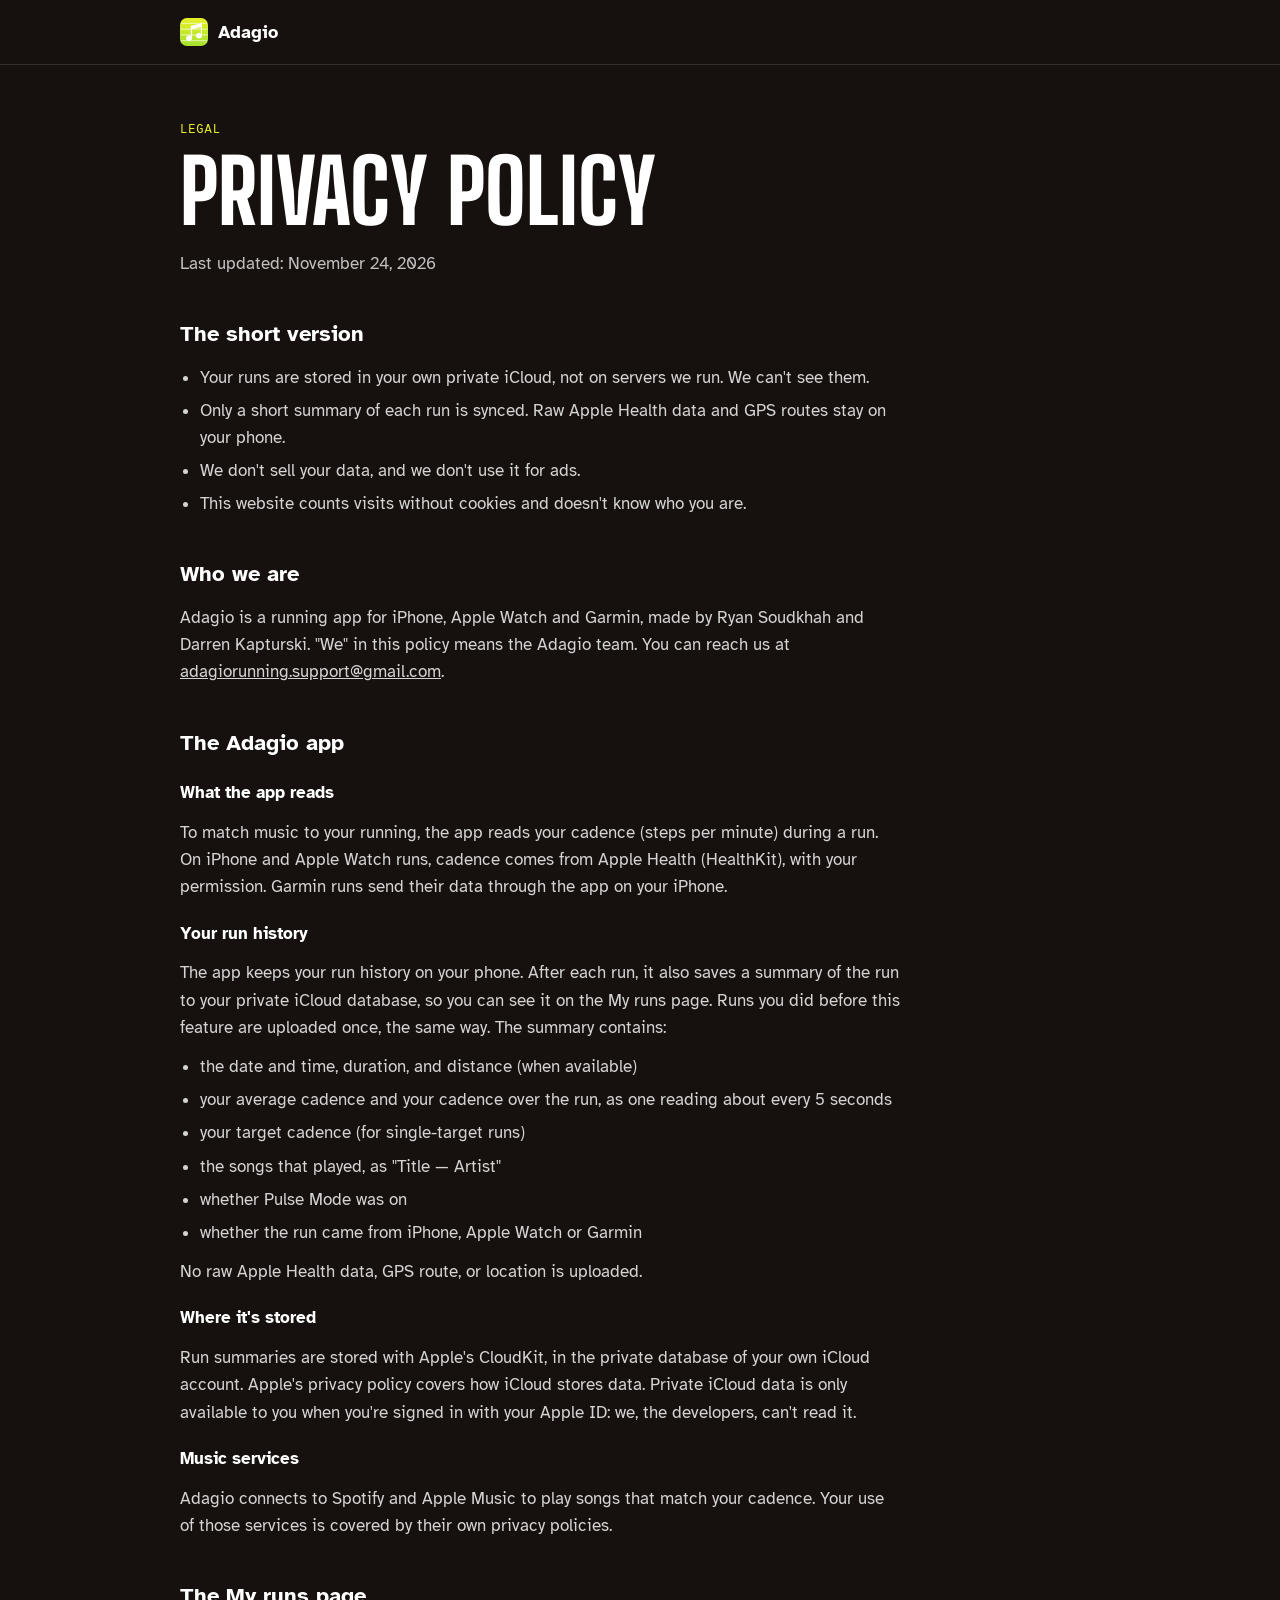
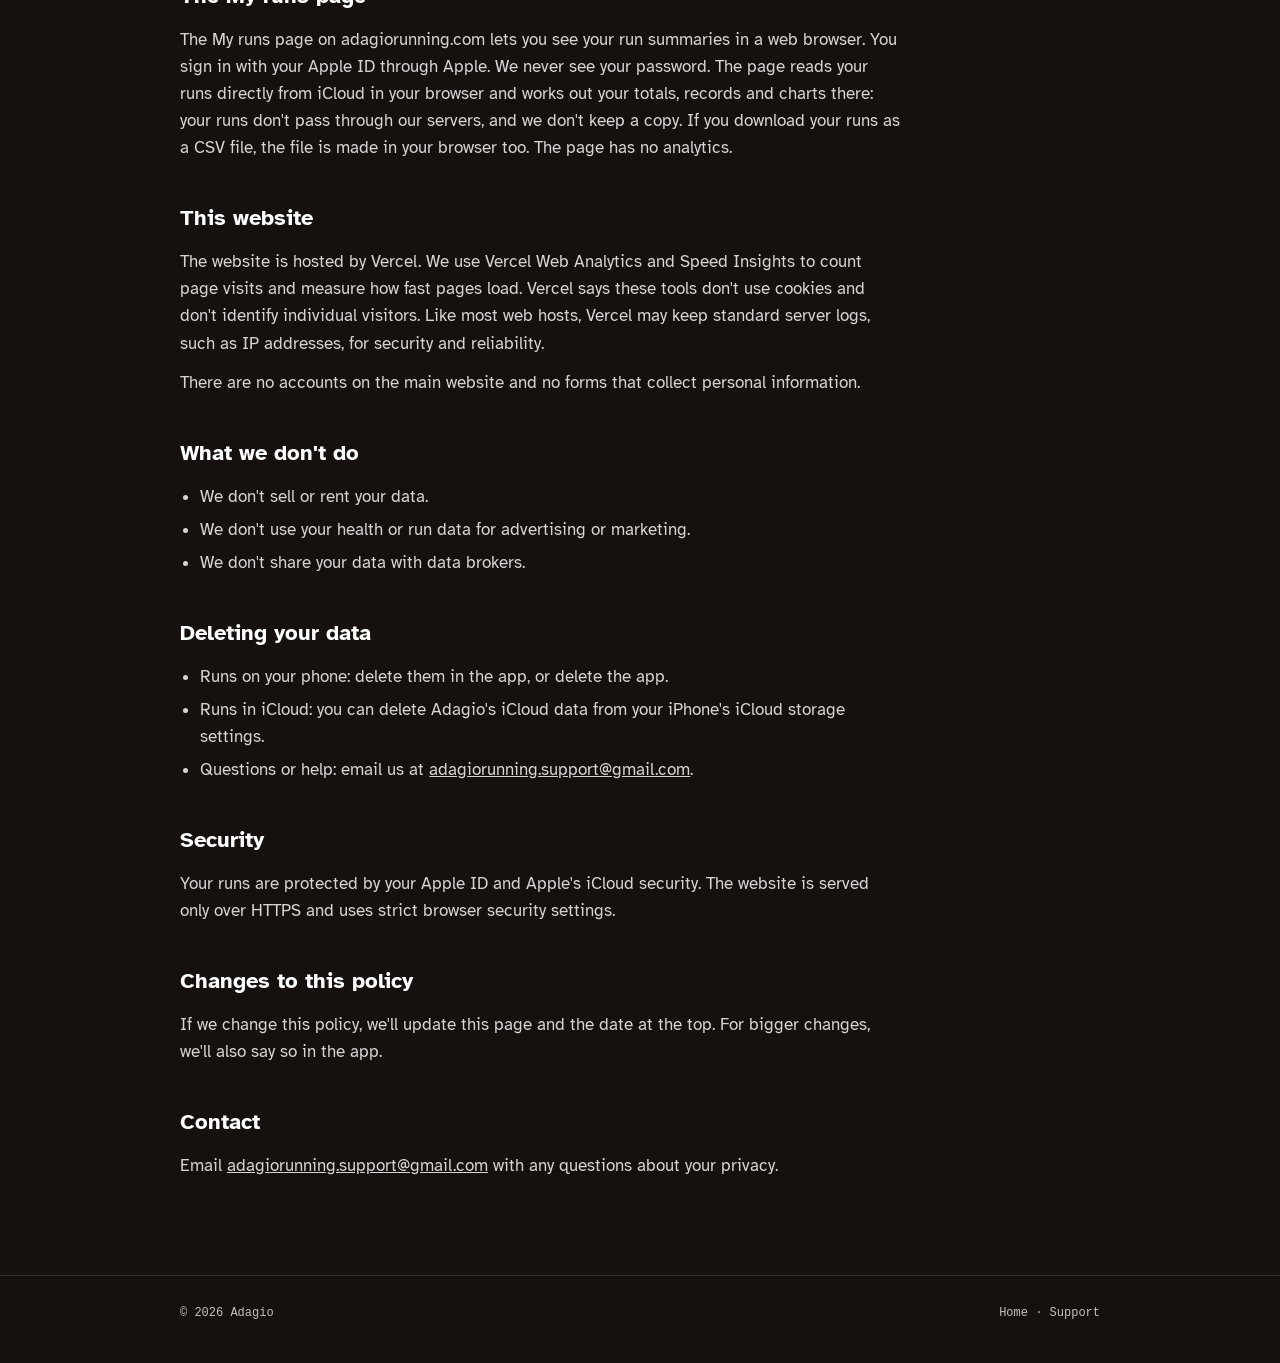
<file: privacy.html>
<!doctype html>
<html lang="en">
<head>
  <meta charset="utf-8">
  <meta name="viewport" content="width=device-width, initial-scale=1">
  <title>Privacy Policy — Adagio</title>
  <meta name="description" content="How Adagio and adagiorunning.com handle your data.">
  <meta name="theme-color" content="#16110E">
  <link rel="icon" href="/favicon.ico" sizes="any">
  <link rel="icon" type="image/png" sizes="192x192" href="/favicon-192.png">
  <link rel="apple-touch-icon" sizes="180x180" href="/apple-touch-icon.png">
  <link rel="preconnect" href="https://fonts.googleapis.com">
  <link rel="preconnect" href="https://fonts.gstatic.com" crossorigin>
  <link href="https://fonts.googleapis.com/css2?family=Big+Shoulders+Display:wght@800&family=Atkinson+Hyperlegible:wght@400;700&display=swap" rel="stylesheet">
  <link rel="stylesheet" href="/pages.css">
</head>
<body>
  <a class="skip" href="#main">Skip to content</a>
  <header class="bar">
    <div class="wrap">
      <a class="logo" href="/"><img src="/favicon-96.png" alt="" width="96" height="96"><span>Adagio</span></a>
    </div>
  </header>

  <main id="main">
    <div class="wrap">
      <p class="label">Legal</p>
      <h1 class="title">Privacy Policy</h1>
      <p class="intro">Last updated: November 24, 2026</p>

      <div class="policy">
        <h2>The short version</h2>
        <ul>
          <li>Your runs are stored in your own private iCloud, not on servers we run. We can't see them.</li>
          <li>Only a short summary of each run is synced. Raw Apple Health data and GPS routes stay on your phone.</li>
          <li>We don't sell your data, and we don't use it for ads.</li>
          <li>This website counts visits without cookies and doesn't know who you are.</li>
        </ul>

        <h2>Who we are</h2>
        <p>Adagio is a running app for iPhone, Apple Watch and Garmin, made by Ryan Soudkhah and Darren Kapturski. "We" in this policy means the Adagio team. You can reach us at <a href="mailto:adagiorunning.support@gmail.com">adagiorunning.support@gmail.com</a>.</p>

        <h2>The Adagio app</h2>
        <h3>What the app reads</h3>
        <p>To match music to your running, the app reads your cadence (steps per minute) during a run. On iPhone and Apple Watch runs, cadence comes from Apple Health (HealthKit), with your permission. Garmin runs send their data through the app on your iPhone.</p>

        <h3>Your run history</h3>
        <p>The app keeps your run history on your phone. After each run, it also saves a summary of the run to your private iCloud database, so you can see it on the My runs page. Runs you did before this feature are uploaded once, the same way. The summary contains:</p>
        <ul>
          <li>the date and time, duration, and distance (when available)</li>
          <li>your average cadence and your cadence over the run, as one reading about every 5 seconds</li>
          <li>your target cadence (for single-target runs)</li>
          <li>the songs that played, as "Title — Artist"</li>
          <li>whether Pulse Mode was on</li>
          <li>whether the run came from iPhone, Apple Watch or Garmin</li>
        </ul>
        <p>No raw Apple Health data, GPS route, or location is uploaded.</p>

        <h3>Where it's stored</h3>
        <p>Run summaries are stored with Apple's CloudKit, in the private database of your own iCloud account. Apple's privacy policy covers how iCloud stores data. Private iCloud data is only available to you when you're signed in with your Apple ID: we, the developers, can't read it.</p>

        <h3>Music services</h3>
        <p>Adagio connects to Spotify and Apple Music to play songs that match your cadence. Your use of those services is covered by their own privacy policies.</p>

        <h2>The My runs page</h2>
        <p>The My runs page on adagiorunning.com lets you see your run summaries in a web browser. You sign in with your Apple ID through Apple. We never see your password. The page reads your runs directly from iCloud in your browser and works out your totals, records and charts there: your runs don't pass through our servers, and we don't keep a copy. If you download your runs as a CSV file, the file is made in your browser too. The page has no analytics.</p>

        <h2>This website</h2>
        <p>The website is hosted by Vercel. We use Vercel Web Analytics and Speed Insights to count page visits and measure how fast pages load. Vercel says these tools don't use cookies and don't identify individual visitors. Like most web hosts, Vercel may keep standard server logs, such as IP addresses, for security and reliability.</p>
        <p>There are no accounts on the main website and no forms that collect personal information.</p>

        <h2>What we don't do</h2>
        <ul>
          <li>We don't sell or rent your data.</li>
          <li>We don't use your health or run data for advertising or marketing.</li>
          <li>We don't share your data with data brokers.</li>
        </ul>

        <h2>Deleting your data</h2>
        <ul>
          <li>Runs on your phone: delete them in the app, or delete the app.</li>
          <li>Runs in iCloud: you can delete Adagio's iCloud data from your iPhone's iCloud storage settings.</li>
          <li>Questions or help: email us at <a href="mailto:adagiorunning.support@gmail.com">adagiorunning.support@gmail.com</a>.</li>
        </ul>

        <h2>Security</h2>
        <p>Your runs are protected by your Apple ID and Apple's iCloud security. The website is served only over HTTPS and uses strict browser security settings.</p>

        <h2>Changes to this policy</h2>
        <p>If we change this policy, we'll update this page and the date at the top. For bigger changes, we'll also say so in the app.</p>

        <h2>Contact</h2>
        <p>Email <a href="mailto:adagiorunning.support@gmail.com">adagiorunning.support@gmail.com</a> with any questions about your privacy.</p>
      </div>
    </div>
  </main>

  <footer class="foot">
    <div class="wrap">
      <span>© 2026 Adagio</span>
      <span><a href="/">Home</a> · <a href="mailto:adagiorunning.support@gmail.com">Support</a></span>
    </div>
  </footer>
</body>
</html>
</file>
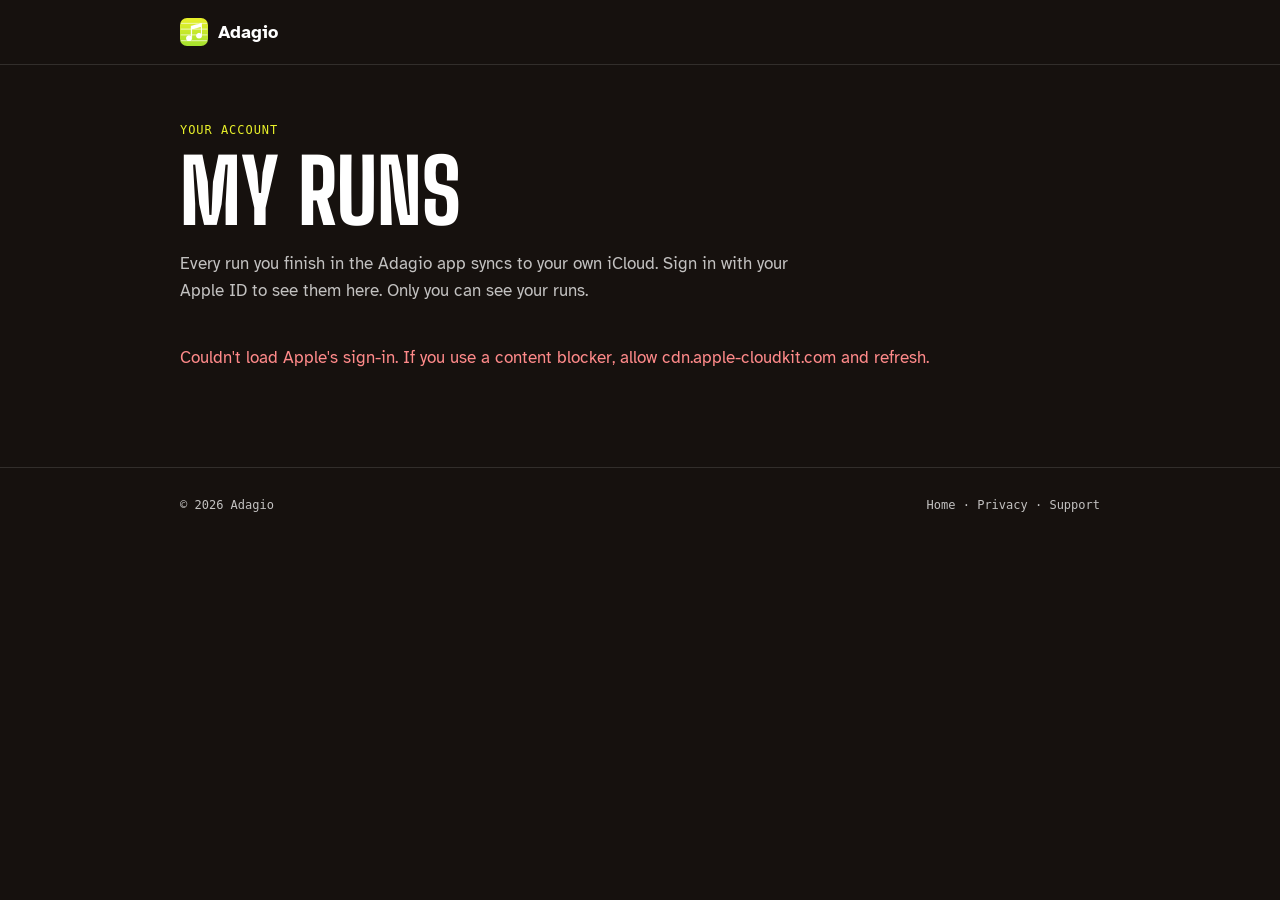
<file: runs.html>
<!doctype html>
<html lang="en">
<head>
  <meta charset="utf-8">
  <meta name="viewport" content="width=device-width, initial-scale=1">
  <title>My runs — Adagio</title>
  <meta name="description" content="See the runs you've done with Adagio, synced through your own iCloud.">
  <!-- Unlisted until Adagio 1.2 ships: not in the nav and not indexed by search engines -->
  <meta name="robots" content="noindex, nofollow">
  <meta name="referrer" content="strict-origin-when-cross-origin">
  <meta name="theme-color" content="#16110E">
  <link rel="icon" href="/favicon.ico" sizes="any">
  <link rel="icon" type="image/png" sizes="192x192" href="/favicon-192.png">
  <link rel="apple-touch-icon" sizes="180x180" href="/apple-touch-icon.png">
  <link rel="preconnect" href="https://fonts.googleapis.com">
  <link rel="preconnect" href="https://fonts.gstatic.com" crossorigin>
  <link href="https://fonts.googleapis.com/css2?family=Big+Shoulders+Display:wght@800&family=Atkinson+Hyperlegible:wght@400;700&display=swap" rel="stylesheet">
  <link rel="stylesheet" href="/pages.css">
</head>
<body>
  <a class="skip" href="#main">Skip to content</a>
  <header class="bar">
    <div class="wrap">
      <a class="logo" href="/"><img src="/favicon-96.png" alt="" width="96" height="96"><span>Adagio</span></a>
      <!-- Apple's sign-out button is drawn here once you're signed in -->
      <div id="apple-sign-out-button"></div>
    </div>
  </header>

  <main id="main">
    <div class="wrap">
      <p class="label">Your account</p>
      <h1 class="title">My runs</h1>
      <p class="intro">Every run you finish in the Adagio app syncs to your own iCloud. Sign in with your Apple ID to see them here. Only you can see your runs.</p>

      <!-- Loading and error messages -->
      <p class="status" id="status" role="status" aria-live="polite">Loading…</p>

      <!-- Signed out -->
      <section class="panel" id="signed-out" hidden aria-labelledby="signed-out-title">
        <h2 id="signed-out-title">Sign in to see your runs</h2>
        <p class="muted">Adagio keeps your runs in your private iCloud, not on our servers. Signing in lets this page read them in your browser. We never see your password.</p>
        <div class="signin" id="apple-sign-in-button"></div>
      </section>

      <!-- Signed in: overview and list -->
      <section id="list-view" hidden aria-label="Your runs">
        <div class="toolbar topbar">
          <p class="synced" id="synced"></p>
          <div class="tools">
            <div class="units" role="group" aria-label="Distance units">
              <button type="button" data-units="mi" aria-pressed="true">mi</button>
              <button type="button" data-units="km" aria-pressed="false">km</button>
            </div>
            <button type="button" class="btn small" id="refresh">Refresh</button>
          </div>
        </div>

        <section class="block" aria-labelledby="ov-title">
          <h2 id="ov-title">Overview</h2>
          <p class="summary" id="summary"></p>
          <dl class="highlights" id="highlights"></dl>
        </section>

        <section class="block" aria-labelledby="time-title">
          <h2 id="time-title">Over time</h2>
          <div class="cards charts" id="charts">
            <div class="card wide">
              <h3>Time per week</h3>
              <p class="sub">Last 12 weeks</p>
              <div id="weekly-chart"></div>
            </div>
            <div class="card wide">
              <h3>Calendar</h3>
              <p class="sub" id="calendar-sub">Last 6 months, brighter means longer</p>
              <div class="heat-wrap" id="calendar"></div>
              <p class="heat-key" id="heat-key"></p>
            </div>
            <div class="card wide" id="trend-card">
              <h3>Average cadence by run</h3>
              <p class="sub" id="trend-sub"></p>
              <div id="trend"></div>
              <p class="legend"><span class="dot">One run</span><span>5-run average</span></p>
            </div>
          </div>
        </section>

        <section class="block" aria-labelledby="rec-title" id="records-block">
          <h2 id="rec-title">Personal records</h2>
          <ul class="records" id="records"></ul>
        </section>

        <div class="filter-row" role="group" aria-label="Time period for everything below">
          <button type="button" data-period="week" aria-pressed="false">Week</button>
          <button type="button" data-period="month" aria-pressed="false">Month</button>
          <button type="button" data-period="year" aria-pressed="false">Year</button>
          <button type="button" data-period="all" aria-pressed="true">All time</button>
        </div>

        <section class="block" aria-labelledby="period-title">
          <h2 id="period-title">All time</h2>
          <dl class="week" id="week"></dl>
          <div class="cards">
            <div class="card" id="pulse-card">
              <h3>Pulse Mode on vs off</h3>
              <div id="pulse"></div>
            </div>
            <div class="card">
              <h3>When you run</h3>
              <ul class="hbars" id="tod"></ul>
            </div>
            <div class="card" id="sources-card">
              <h3>Recorded on</h3>
              <ul class="hbars" id="sources"></ul>
            </div>
            <div class="card" id="top-songs-card">
              <h3>Most played songs</h3>
              <p class="sub">How many runs each song played in</p>
              <ol class="top-songs" id="top-songs"></ol>
            </div>
          </div>
        </section>

        <section class="block" aria-labelledby="months-title" id="months-block">
          <h2 id="months-title">By month</h2>
          <ul class="months" id="months"></ul>
        </section>

        <section class="block" aria-labelledby="all-title">
          <div class="block-head">
            <h2 id="all-title">Runs</h2>
            <div class="units" role="group" aria-label="Show runs from">
              <button type="button" data-source="all" aria-pressed="true">All</button>
              <button type="button" data-source="iPhone" aria-pressed="false">iPhone</button>
              <button type="button" data-source="Watch" aria-pressed="false">Watch</button>
              <button type="button" data-source="Garmin" aria-pressed="false">Garmin</button>
              <button type="button" data-source="pulse" aria-pressed="false">Pulse Mode</button>
            </div>
          </div>
          <ul class="runs" id="runs"></ul>
          <p class="muted none" id="no-match" hidden>No runs match this filter.</p>
          <div class="list-foot">
            <button type="button" class="btn" id="more" hidden>Show more</button>
            <button type="button" class="btn" id="export">Download all runs (CSV)</button>
          </div>
        </section>

        <section class="panel" id="empty" hidden>
          <h2>No runs yet</h2>
          <p class="muted">Go for a run with Adagio, then check back. Runs show up here a moment after you finish them.</p>
        </section>
      </section>

      <!-- Signed in: one run -->
      <section id="detail-view" hidden aria-labelledby="detail-title">
        <div class="detail-head">
          <button type="button" class="btn" id="back">← All runs</button>
          <div class="pager">
            <button type="button" class="btn small" id="newer">← Newer</button>
            <button type="button" class="btn small" id="older">Older →</button>
          </div>
        </div>
        <h2 class="detail-title" id="detail-title" tabindex="-1"></h2>
        <dl class="facts" id="facts"></dl>
        <p class="compare" id="compare"></p>
        <div class="card chart-card" id="chart-wrap">
          <h3>Cadence</h3>
          <div id="chart"></div>
          <p class="legend" id="legend"></p>
        </div>
        <div class="card chart-card" id="hist-wrap">
          <h3>Where your cadence sat</h3>
          <p class="sub">Share of the run at each cadence, in steps per minute</p>
          <div id="hist"></div>
          <p class="legend" id="hist-legend"></p>
        </div>
        <div class="card songs" id="songs">
          <h3>Songs</h3>
          <ol id="song-list"></ol>
        </div>
      </section>
    </div>
  </main>

  <footer class="foot">
    <div class="wrap">
      <span>© <span id="year">2026</span> Adagio</span>
      <span><a href="/">Home</a> · <a href="/privacy">Privacy</a> · <a href="mailto:adagiorunning.support@gmail.com">Support</a></span>
    </div>
  </footer>

  <!-- Our scripts first (runs.js waits for CloudKit), then Apple's CloudKit JS. No analytics on this page. -->
  <script src="/runs-stats.js"></script>
  <script src="/runs-charts.js"></script>
  <script src="/runs.js"></script>
  <script src="https://cdn.apple-cloudkit.com/ck/2/cloudkit.js" async></script>
</body>
</html>
</file>
<file: pages.css>
/* Inner pages (My runs, Privacy): same palette and type as the landing page, no scroll effects. */
:root {
  /* Darren's brand: volt yellow and white on track-rubber black */
  --black: #16110E; --card: #201915; --line: rgba(255,255,255,.12); --paper: #FFFFFF;
  --lime: #E8F02A; --yellow: #E8F02A; --white: #FFFFFF; --fg-2: rgba(255,255,255,.74);
  --display: "Big Shoulders Display", "Arial Narrow", Impact, sans-serif;
  --sans: "Atkinson Hyperlegible", -apple-system, BlinkMacSystemFont, "Segoe UI", Arial, sans-serif;
  --mono: ui-monospace, "SF Mono", Menlo, Consolas, monospace;
  --pad: 20px; --max: 960px;
}
*, *::before, *::after { box-sizing: border-box; }
html { background: var(--black); }
body { margin: 0; font-family: var(--sans); font-size: 1.0625rem; line-height: 1.6; color: var(--white); background: var(--black); -webkit-font-smoothing: antialiased; }
h1, h2, h3, p, ul, ol { margin: 0; }
a { color: inherit; }
em, i { font-style: normal; }
img { display: block; max-width: 100%; }
[hidden] { display: none !important; }
:focus-visible { outline: 3px solid var(--yellow); outline-offset: 3px; }
.skip { position: absolute; left: -999px; top: 8px; background: var(--yellow); color: #0A0A0A; padding: 8px 14px; z-index: 10; }
.skip:focus { left: 8px; }
.visually-hidden { position: absolute; width: 1px; height: 1px; overflow: hidden; clip: rect(0 0 0 0); white-space: nowrap; }
.wrap { width: 100%; max-width: var(--max); margin: 0 auto; padding: 0 var(--pad); }

/* top bar */
.bar { border-bottom: 1px solid var(--line); }
.bar .wrap { display: flex; align-items: center; justify-content: space-between; gap: 16px; min-height: 64px; }
.logo { display: flex; align-items: center; gap: 10px; text-decoration: none; font-weight: 900; font-size: 1.1rem; }
.logo img { width: 28px; height: 28px; border-radius: 7px; }

main { padding: 56px 0 96px; }
.label { font-family: var(--mono); font-size: .75rem; letter-spacing: .08em; text-transform: uppercase; color: var(--lime); }
.title { margin-top: 10px; font-family: var(--display); font-weight: 800; font-size: clamp(3rem, 10vw, 5.5rem); line-height: .95; text-transform: uppercase; }
.intro { margin-top: 16px; max-width: 620px; color: var(--fg-2); }

.panel { margin-top: 40px; padding: 28px; border: 1px solid var(--line); border-radius: 16px; background: var(--card); }
.panel h2 { font-size: 1.35rem; font-weight: 800; }
.panel p + p, .panel h2 + p { margin-top: 10px; }
.panel .muted { color: var(--fg-2); font-size: .95rem; }
.btn { display: inline-flex; align-items: center; gap: 8px; min-height: 44px; padding: 0 18px; border-radius: 999px; border: 1px solid var(--line);
  background: transparent; color: var(--white); font: 700 .95rem var(--sans); cursor: pointer; text-decoration: none; }
.btn:hover { border-color: rgba(255,255,255,.35); }
.signin { margin-top: 20px; min-height: 44px; }

.foot { border-top: 1px solid var(--line); padding: 28px 0 40px; font-family: var(--mono); font-size: .75rem; color: var(--fg-2); }
.foot .wrap { display: flex; flex-wrap: wrap; gap: 8px 24px; justify-content: space-between; }
.foot a { text-decoration: none; }
.foot a:hover { color: var(--white); }

/* ---------- My runs ---------- */
.toolbar { margin-top: 40px; display: flex; flex-wrap: wrap; align-items: center; justify-content: space-between; gap: 12px; }
.topbar { margin-top: 32px; }
.tools { display: flex; flex-wrap: wrap; align-items: center; gap: 10px; }
.synced { font-family: var(--mono); font-size: .75rem; color: var(--fg-2); }
.btn.small { min-height: 36px; padding: 0 14px; font-size: .85rem; }
.btn:disabled { opacity: .4; cursor: default; }
.units { display: inline-flex; flex-wrap: wrap; border: 1px solid var(--line); border-radius: 999px; padding: 3px; }
.units button, .filter-row button { min-height: 36px; padding: 0 14px; border: 0; border-radius: 999px; background: none; color: var(--fg-2); font: 700 .85rem var(--sans); cursor: pointer; }
.units button[aria-pressed="true"], .filter-row button[aria-pressed="true"] { background: var(--lime); color: #0A0A0A; }
#list-view.is-refreshing .block { opacity: .5; transition: opacity .2s; }

.block { margin-top: 56px; }
.block > h2, .block-head h2 { font-family: var(--display); font-weight: 800; font-size: clamp(1.8rem, 6vw, 2.6rem); line-height: 1; text-transform: uppercase; }
.block-head { display: flex; flex-wrap: wrap; align-items: center; justify-content: space-between; gap: 12px; }
.summary { margin-top: 14px; max-width: 680px; font-size: 1.15rem; color: rgba(255,255,255,.88); }

.filter-row { margin-top: 56px; padding-top: 24px; border-top: 1px solid var(--line); display: flex; flex-wrap: wrap; gap: 6px; }
.filter-row button { border: 1px solid var(--line); }
.filter-row + .block { margin-top: 28px; }

.week, .highlights { margin-top: 20px; display: grid; grid-template-columns: repeat(3, minmax(0, 1fr)); gap: 12px; }
.stat { padding: 18px; border: 1px solid var(--line); border-radius: 14px; background: var(--card); min-width: 0; }
.stat dt { font-family: var(--mono); font-size: .7rem; letter-spacing: .08em; text-transform: uppercase; color: var(--fg-2); }
.stat dd { margin: 6px 0 0; font-weight: 700; font-family: var(--num, var(--mono)); font-size: clamp(1.4rem, 5vw, 2rem); line-height: 1.1; overflow-wrap: anywhere; }
.stat-sub { margin-top: 4px; font-size: .85rem; color: var(--fg-2); }

.cards { margin-top: 20px; display: grid; grid-template-columns: repeat(2, minmax(0, 1fr)); gap: 12px; }
.card { padding: 20px; border: 1px solid var(--line); border-radius: 14px; background: var(--card); min-width: 0; }
.card.wide { grid-column: 1 / -1; }
.card h3 { font-size: 1rem; font-weight: 800; }
.sub { margin-top: 2px; font-size: .85rem; color: var(--fg-2); }
.muted { color: var(--fg-2); }
.card .muted { margin-top: 10px; font-size: .95rem; }

.chart { margin-top: 12px; width: 100%; height: auto; display: block; overflow: visible; }
.chart text { font-family: var(--mono); font-size: 11px; fill: rgba(255,255,255,.55); }
.chart .hit { cursor: default; outline: none; }
.chart .hit.is-hover .mark, .chart .hit:focus-visible .mark, .chart rect.mark.is-hover { filter: brightness(1.25); stroke: #FFFFFF; stroke-width: 1.5; }
.chart .hit:focus-visible rect { stroke: var(--lime); stroke-width: 1; }
.chart.heat { max-width: 640px; }
.heat-key { margin-top: 10px; display: flex; align-items: center; gap: 4px; font-size: .8rem; color: var(--fg-2); }
.heat-key span:first-child { margin-right: 4px; }
.heat-key span:last-child { margin-left: 4px; }
.heat-key i { display: inline-block; width: 12px; height: 12px; border-radius: 3px; }

.tip { position: fixed; z-index: 20; width: max-content; max-width: min(320px, calc(100vw - 16px)); padding: 8px 10px; border-radius: 8px; background: #FFFFFF; color: #0A0A0A;
  font: 700 .82rem/1.35 var(--sans); pointer-events: none; box-shadow: 0 6px 24px rgba(0,0,0,.4); }

.legend { margin-top: 8px; display: flex; flex-wrap: wrap; gap: 6px 18px; font-size: .85rem; color: var(--fg-2); }
.legend span::before { content: ""; display: inline-block; width: 14px; height: 3px; margin-right: 6px; vertical-align: 3px; background: var(--lime); }
.legend .dot::before { width: 8px; height: 8px; border-radius: 50%; background: none; border: 2px solid var(--lime); vertical-align: 0; }
.legend .target::before { background: none; border-top: 2px dashed rgba(255,255,255,.7); height: 0; }
.legend .band::before { height: 10px; vertical-align: -1px; background: rgba(255,255,255,.14); }
#hist-legend span::before { height: 10px; width: 10px; border-radius: 3px; vertical-align: -1px; }
#hist-legend .off::before { background: rgba(255,255,255,.22); }

.records { list-style: none; padding: 0; margin-top: 20px; display: grid; grid-template-columns: repeat(3, minmax(0, 1fr)); gap: 12px; }
.record { width: 100%; height: 100%; display: grid; gap: 4px; text-align: left; padding: 18px; border: 1px solid var(--line); border-radius: 14px;
  background: var(--card); color: inherit; font: inherit; cursor: pointer; }
.record:hover { border-color: rgba(255,255,255,.28); }
.record-label { font-family: var(--mono); font-size: .7rem; letter-spacing: .08em; text-transform: uppercase; color: var(--fg-2); }
.record-value { font-family: var(--mono); font-weight: 700; font-size: clamp(1.3rem, 4vw, 1.7rem); line-height: 1.1; color: var(--lime); }
.record-date { font-size: .85rem; color: var(--fg-2); }

.compare-table { margin-top: 12px; width: 100%; border-collapse: collapse; font-size: .95rem; }
.compare-table th, .compare-table td { padding: 8px 0; text-align: right; border-bottom: 1px solid var(--line); }
.compare-table th:first-child { text-align: left; font-weight: 400; color: var(--fg-2); }
.compare-table thead th { font-family: var(--mono); font-size: .7rem; letter-spacing: .08em; text-transform: uppercase; color: var(--fg-2); }
.compare-table td { font-family: var(--mono); font-weight: 700; }
.card .compare-table + .sub { margin-top: 10px; }

.hbars { list-style: none; padding: 0; margin-top: 12px; display: grid; gap: 12px; }
.hbar { display: grid; grid-template-columns: 84px minmax(0, 1fr); gap: 4px 12px; align-items: center; }
.hbar-name { font-weight: 700; font-size: .95rem; }
.hbar-stats { grid-column: 2; font-size: .82rem; color: var(--fg-2); }
.top-songs { margin-top: 12px; padding-left: 1.4em; display: grid; gap: 6px; }
.top-songs li { color: var(--fg-2); }
.top-songs .song { color: var(--white); overflow-wrap: anywhere; }
.top-songs .count { margin-left: 8px; font-family: var(--mono); font-size: .75rem; color: var(--fg-2); white-space: nowrap; }

.months { list-style: none; padding: 0; margin-top: 20px; border: 1px solid var(--line); border-radius: 14px; background: var(--card); }
.month { display: grid; grid-template-columns: 92px minmax(0, 1fr) auto; align-items: center; gap: 16px; padding: 14px 20px; }
.month + .month { border-top: 1px solid var(--line); }
.month-name { font-weight: 800; white-space: nowrap; }
.month-bar { height: 8px; border-radius: 999px; background: rgba(255,255,255,.08); overflow: hidden; }
.month-bar span { display: block; height: 100%; border-radius: 999px; background: var(--lime); }
.month-stats { color: var(--fg-2); font-size: .9rem; white-space: nowrap; text-align: right; }

.runs { list-style: none; padding: 0; margin-top: 20px; display: grid; gap: 12px; }
.run { width: 100%; display: grid; grid-template-columns: minmax(0, 1fr) 120px; gap: 16px; align-items: center; text-align: left;
  padding: 18px 20px; border: 1px solid var(--line); border-radius: 14px; background: var(--card); color: inherit; font: inherit; cursor: pointer; }
.run:hover { border-color: rgba(255,255,255,.28); }
.run-when { font-weight: 800; }
.run-meta { margin-top: 4px; display: flex; flex-wrap: wrap; gap: 4px 14px; color: var(--fg-2); font-size: .92rem; }
.run-cad { margin-top: 8px; font-size: .92rem; }
.run-cad strong { color: var(--lime); }
.spark { width: 120px; height: 36px; display: block; }
.badge { display: inline-block; margin-left: 8px; padding: 1px 8px; border-radius: 999px; border: 1px solid var(--lime); color: var(--lime); font-family: var(--mono); font-size: .68rem; letter-spacing: .04em; vertical-align: 2px; }
.none { margin-top: 16px; }
.list-foot { margin-top: 20px; display: flex; flex-wrap: wrap; gap: 12px; justify-content: space-between; }

/* run detail */
.detail-head { display: flex; flex-wrap: wrap; align-items: center; justify-content: space-between; gap: 12px; margin-top: 32px; }
.pager { display: flex; gap: 8px; }
.detail-title { margin-top: 24px; font-family: var(--display); font-weight: 800; font-size: clamp(2rem, 7vw, 3.2rem); line-height: 1; text-transform: uppercase; }
.facts { margin-top: 20px; display: grid; grid-template-columns: repeat(auto-fit, minmax(150px, 1fr)); gap: 12px; }
.facts .stat dd { font-size: clamp(1.25rem, 3.4vw, 1.6rem); overflow-wrap: normal; white-space: nowrap; }
.compare { margin-top: 20px; max-width: 680px; color: rgba(255,255,255,.88); }
.chart-card, .songs { margin-top: 16px; }
.songs ol { margin-top: 10px; padding-left: 1.4em; color: var(--fg-2); }
.songs li { overflow-wrap: anywhere; }
.songs li + li { margin-top: 4px; }

.status { margin-top: 40px; color: var(--fg-2); }
.status.is-error { color: #FF8A8A; }
.demo-note { margin-top: 16px; font-family: var(--mono); font-size: .75rem; color: var(--yellow); }

@media (max-width: 760px) {
  .records, .week, .highlights { grid-template-columns: repeat(2, minmax(0, 1fr)); }
  .cards { grid-template-columns: minmax(0, 1fr); }
}
@media (max-width: 560px) {
  .month { grid-template-columns: minmax(0, 1fr) auto; gap: 8px 16px; }
  .month-bar { grid-column: 1 / -1; grid-row: 2; }
  .run { grid-template-columns: minmax(0, 1fr); }
  .spark { width: 100%; }
  .stat, .record { padding: 14px; }
}

/* ---------- Privacy ---------- */
.draft { margin-top: 24px; padding: 14px 18px; border: 1px solid var(--yellow); border-radius: 12px; color: var(--yellow); font-size: .95rem; }
.policy { margin-top: 40px; max-width: 720px; }
.policy h2 { margin-top: 40px; font-size: 1.35rem; font-weight: 800; }
.policy h3 { margin-top: 20px; font-size: 1.05rem; font-weight: 800; }
.policy p, .policy ul { margin-top: 12px; color: rgba(255,255,255,.82); }
.policy ul { padding-left: 1.2em; }
.policy li + li { margin-top: 6px; }
.policy .todo { color: var(--yellow); }
</file>
